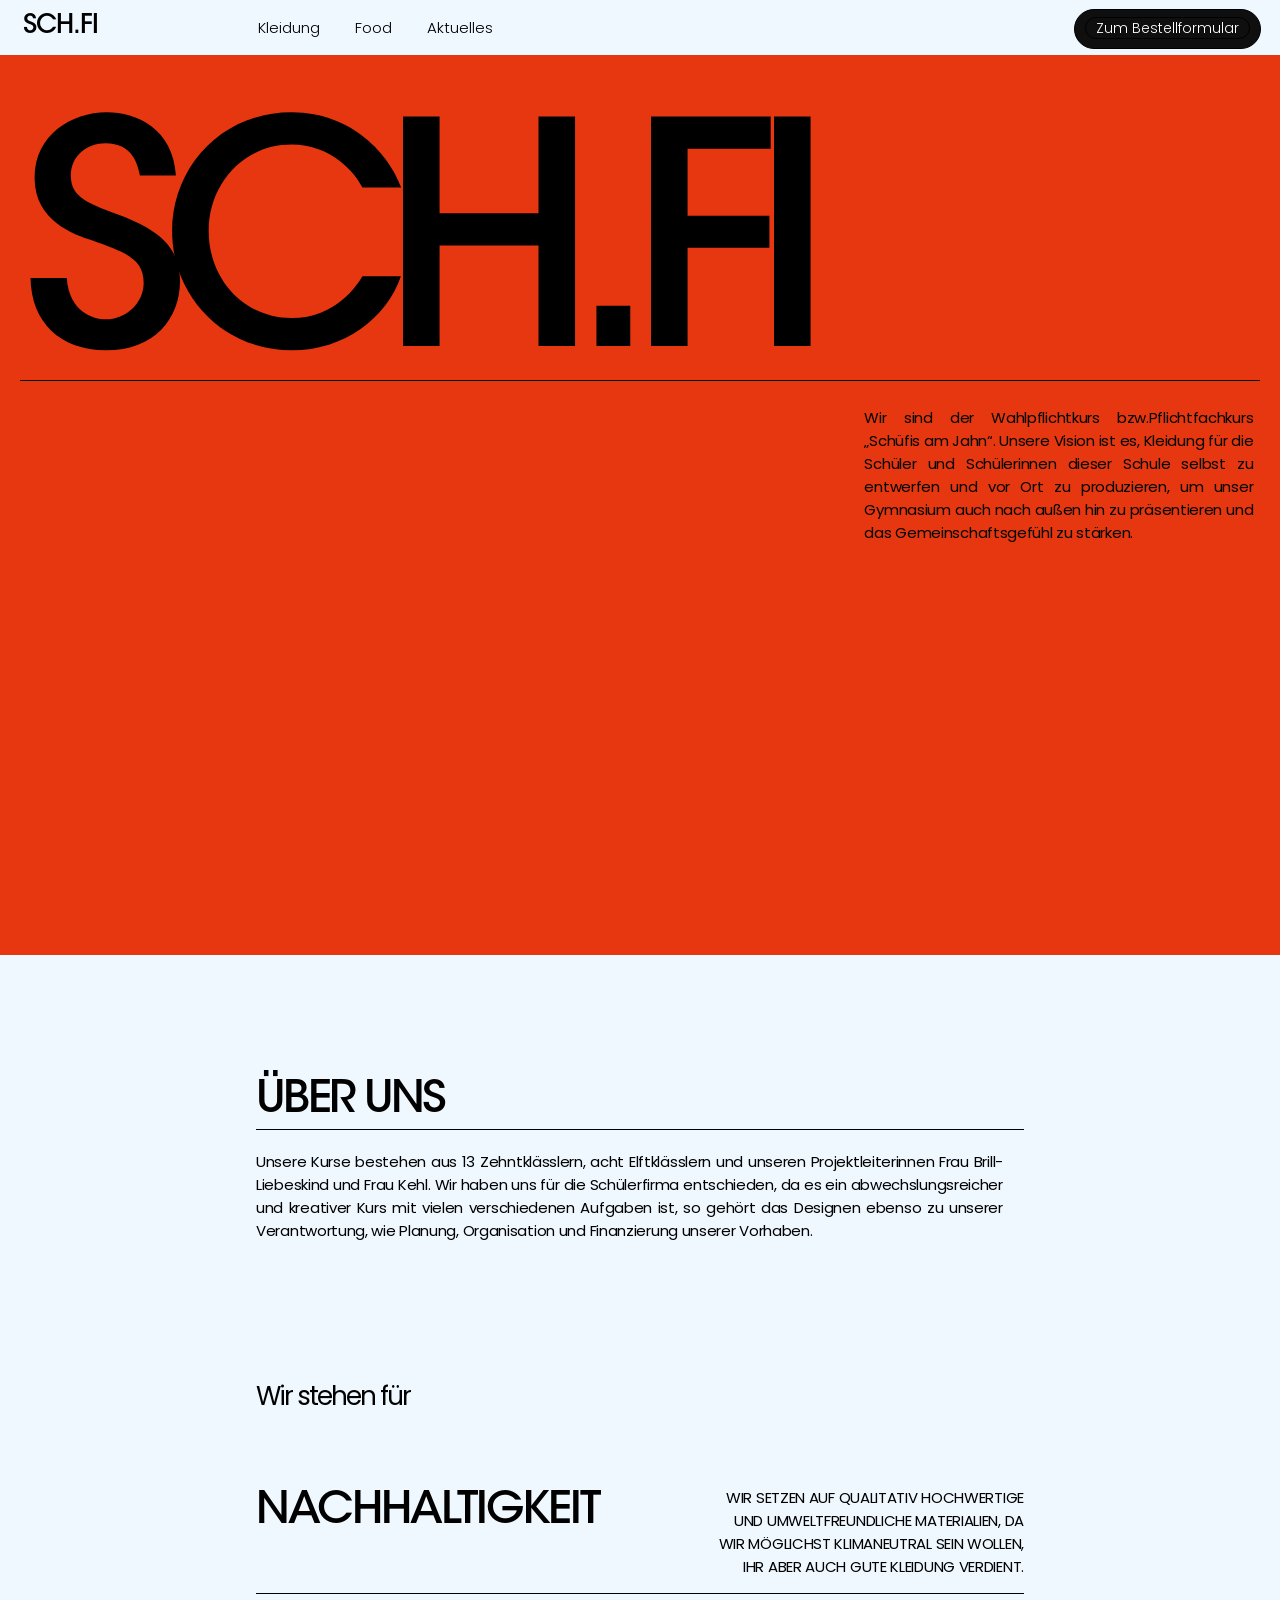
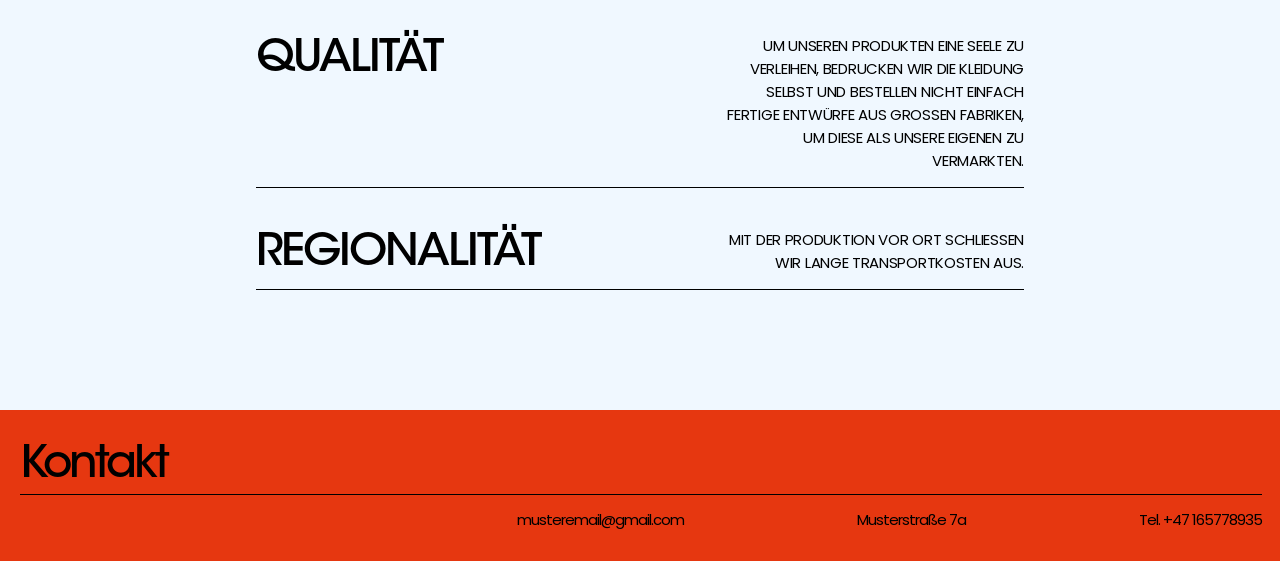
<file: index.html>
<!DOCTYPE html>
<html lang="en">
<head>
    <meta charset="UTF-8">
    <meta name="viewport" content="width=device-width, initial-scale=1.0">
    <title>SCH.FI</title>

    <link rel="preconnect" href="https://fonts.googleapis.com">
    <link rel="preconnect" href="https://fonts.gstatic.com" crossorigin>
    <link href="https://fonts.googleapis.com/css2?family=Climate+Crisis:YEAR@1979&family=MuseoModerno:ital,wght@0,100..900;1,100..900&family=Poppins:ital,wght@0,100;0,200;0,300;0,400;0,500;0,600;0,700;0,800;0,900;1,100;1,200;1,300;1,400;1,500;1,600;1,700;1,800;1,900&family=Righteous&display=swap" rel="stylesheet">


    <link rel="stylesheet" href="./styles.css">
</head>
<body>
    <header class="header">
        <div class="header-wrapper1">
            <div class="header-wrapper2">
                <p class="header-name"><a href="./index.html">SCH.FI</a></p>
                <ul class="header-list">
                    <div class="dropdown header-list-item">
                       <a href="./kleidung.html">Kleidung</a>
                       <div class="dropdown-content">
                        <div class="dropdown-content-item dropdown-content-item1"><a href="./tshirt.html">T-Shirts</a></div>
                        <div  class="dropdown-content-item"><a href="./kapuzenpullover.html">Kapuzenpullover</a></div>
                        <div  class="dropdown-content-item dropdown-content-item3"><a href="./sweatjacket.html">Sweatjacken</a></div>
                       </div>
                    </div>
                    <li><a href="./food.html" class="header-list-item">Food</a></li>
                    <li><a href="./aktuelles.html" class="header-list-item">Aktuelles</a></li>
                </ul>
            </div>
<button class="header-btn" href="https://www.jahngymnasium-greifswald.de/wp-content/uploads/2025/11/Bestellformular-und-Produktkatalog-November-2025-1.pdf" target="_blank"><a href="https://www.jahngymnasium-greifswald.de/wp-content/uploads/2025/11/Bestellformular-und-Produktkatalog-November-2025-1.pdf" target="_blank" class="header-btn">Zum Bestellformular</a></button>        </div>
    </header>
    
    <section class="main">
        <div class="main-div">
            <div class="main-name">SCH.FI</div>        
        </div>
        <div class="main-para-wrapper">
            <div class="main-para">Wir sind der Wahlpflichtkurs bzw.Pflichtfachkurs „Schüfis am Jahn“. Unsere  Vision  ist  es,  Kleidung  für  die  Schüler  und Schülerinnen  dieser  Schule  selbst  zu  entwerfen  und vor  Ort  zu  produzieren,  um  unser  Gymnasium  auch nach außen hin zu präsentieren und das Gemeinschaftsgefühl zu stärken.</div>
        </div>    
    </section>


     <section class="abt">
        <div class="abt-wrapper1">
        <div class="abt-main">ÜBER UNS</div>
        <div class="abt-wrapper2">
            <p class="abt-para">Unsere  Kurse  bestehen  aus  
                13 Zehntklässlern,   acht   Elftklässlern   und   
                unseren Projektleiterinnen   Frau   Brill-Liebeskind
                   und   Frau Kehl. Wir haben uns für die Schülerfirma
                   entschieden, da es  ein abwechslungsreicher  
                   und  kreativer  Kurs  mit vielen  verschiedenen  
                   Aufgaben  ist,  so  gehört  das Designen ebenso 
                   zu unserer Verantwortung, wie Planung, Organisation 
                   und Finanzierung unserer Vorhaben.
                </p>
        </div>
        </div>
    </section>

      <section class="werte">
        <div class="werte-main">Wir stehen für</div>
        <div class="werte-wrapper1">
            <div class="werte-wrapper2">
            <div class="werte-wrapper-item">Nachhaltigkeit
                <p class="werte-wrapper-item-para">Wir  setzen  auf   qualitativ   hochwertige   und   umweltfreundliche Materialien,  da  wir  möglichst  klimaneutral  sein  wollen,  ihr  aber  auch  gute  Kleidung  verdient.</p>
            </div>
            <div class="werte-wrapper-item">Qualität
                <p class="werte-wrapper-item-para">Um  unseren Produkten  eine  Seele  zu  verleihen,  bedrucken  wir  die  Kleidung selbst  und  bestellen  nicht  einfach  fertige  Entwürfe  aus  großen Fabriken, um diese als unsere eigenen zu vermarkten.</p>

            </div>
            <div class="werte-wrapper-item">Regionalität
                <p class="werte-wrapper-item-para">Mit der Produktion vor Ort schließen wir lange Transportkosten aus.</p>
            </div>
            </div>
        </div>
    </section>

    <section class="timeline"></section>

    <section class="danksagung"></section>

    <footer class="footer">
        <div class="footer-wrapper1">
            <div class="footer-wrapper2">
                 Kontakt
            </div>
            <div class="footer-wrapper3">
                <div>
                <div>musteremail@gmail.com</div>
                <div>Musterstraße 7a</div>
                <div>Tel. +47 165778935</div>
                </div>
            </div>
        </div>
    </footer>
</body>
</html>
</file>
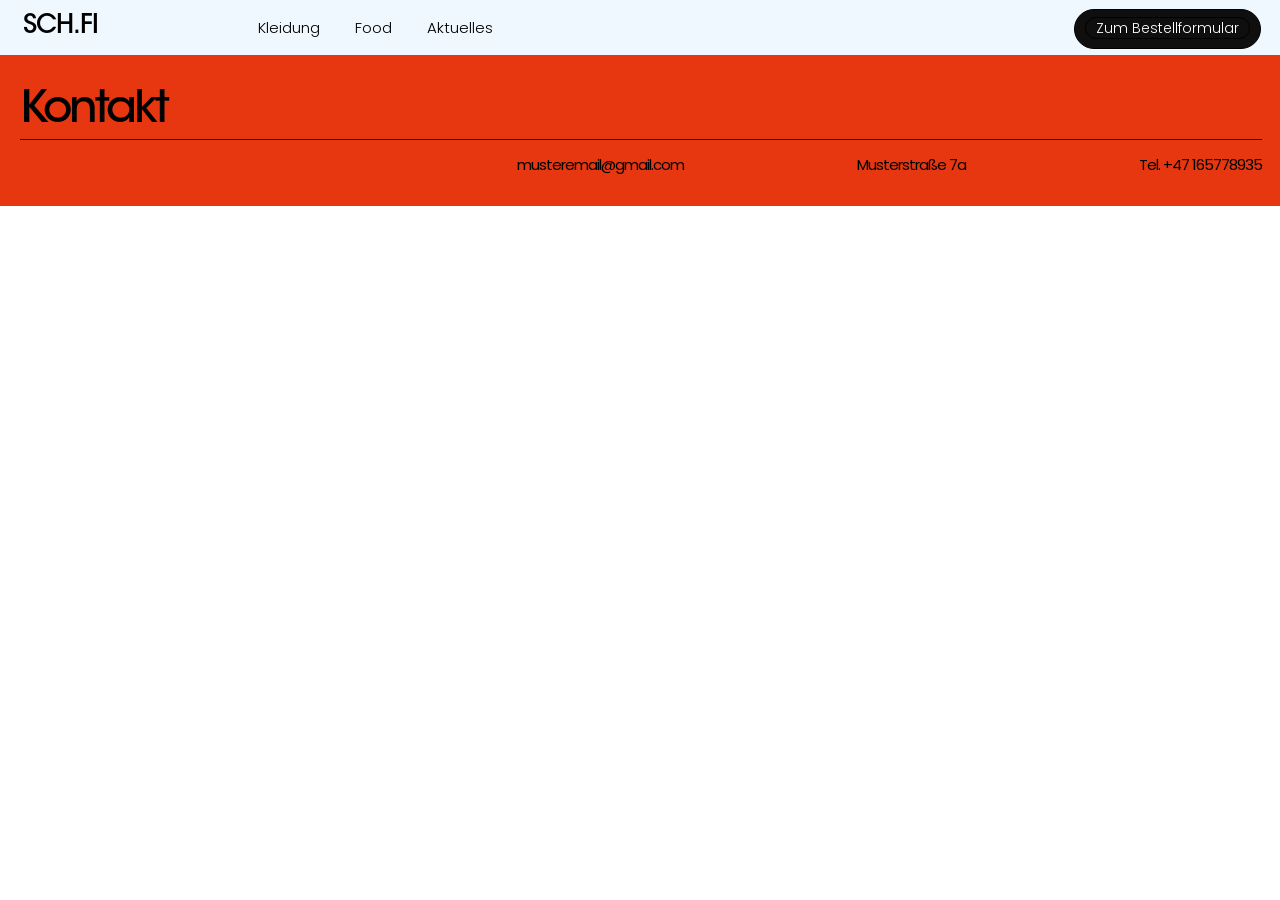
<file: aktuelles.html>
<!DOCTYPE html>
<html lang="en">
<head>
    <meta charset="UTF-8">
    <meta name="viewport" content="width=device-width, initial-scale=1.0">
    <title>AKTUELLES</title>

    <link rel="preconnect" href="https://fonts.googleapis.com">
    <link rel="preconnect" href="https://fonts.gstatic.com" crossorigin>
    <link href="https://fonts.googleapis.com/css2?family=Climate+Crisis:YEAR@1979&family=MuseoModerno:ital,wght@0,100..900;1,100..900&family=Poppins:ital,wght@0,100;0,200;0,300;0,400;0,500;0,600;0,700;0,800;0,900;1,100;1,200;1,300;1,400;1,500;1,600;1,700;1,800;1,900&family=Righteous&display=swap" rel="stylesheet">


    <link rel="stylesheet" href="./styles.css">
</head>
<body>
    <header class="header">
        <div class="header-wrapper1">
            <div class="header-wrapper2">
                <p class="header-name"><a href="./index.html">SCH.FI</a></p>
                 <ul class="header-list">
                    <div class="dropdown header-list-item">
                       <a href="./kleidung.html">Kleidung</a>
                       <div class="dropdown-content">
                        <div class="dropdown-content-item dropdown-content-item1"><a href="./tshirt.html">T-Shirts</a></div>
                        <div  class="dropdown-content-item"><a href="./kapuzenpullover.html">Kapuzenpullover</a></div>
                        <div  class="dropdown-content-item dropdown-content-item3"><a href="./sweatjacket.html">Sweatjacken</a></div>
                       </div>
                    </div>
                    <li><a href="./food.html" class="header-list-item">Food</a></li>
                    <li><a href="./aktuelles.html" class="header-list-item">Aktuelles</a></li>
                </ul>
            </div>
<button class="header-btn" href="https://www.jahngymnasium-greifswald.de/wp-content/uploads/2025/11/Bestellformular-und-Produktkatalog-November-2025-1.pdf" target="_blank"><a href="https://www.jahngymnasium-greifswald.de/wp-content/uploads/2025/11/Bestellformular-und-Produktkatalog-November-2025-1.pdf" target="_blank" class="header-btn">Zum Bestellformular</a></button>        </div>
    </header>
<footer class="footer">
        <div class="footer-wrapper1">
            <div class="footer-wrapper2">
                 Kontakt
            </div>
            <div class="footer-wrapper3">
                <div>
                <div>musteremail@gmail.com</div>
                <div>Musterstraße 7a</div>
                <div>Tel. +47 165778935</div>
                </div>
            </div>
        </div>
    </footer>
</body>
</html>
</file>
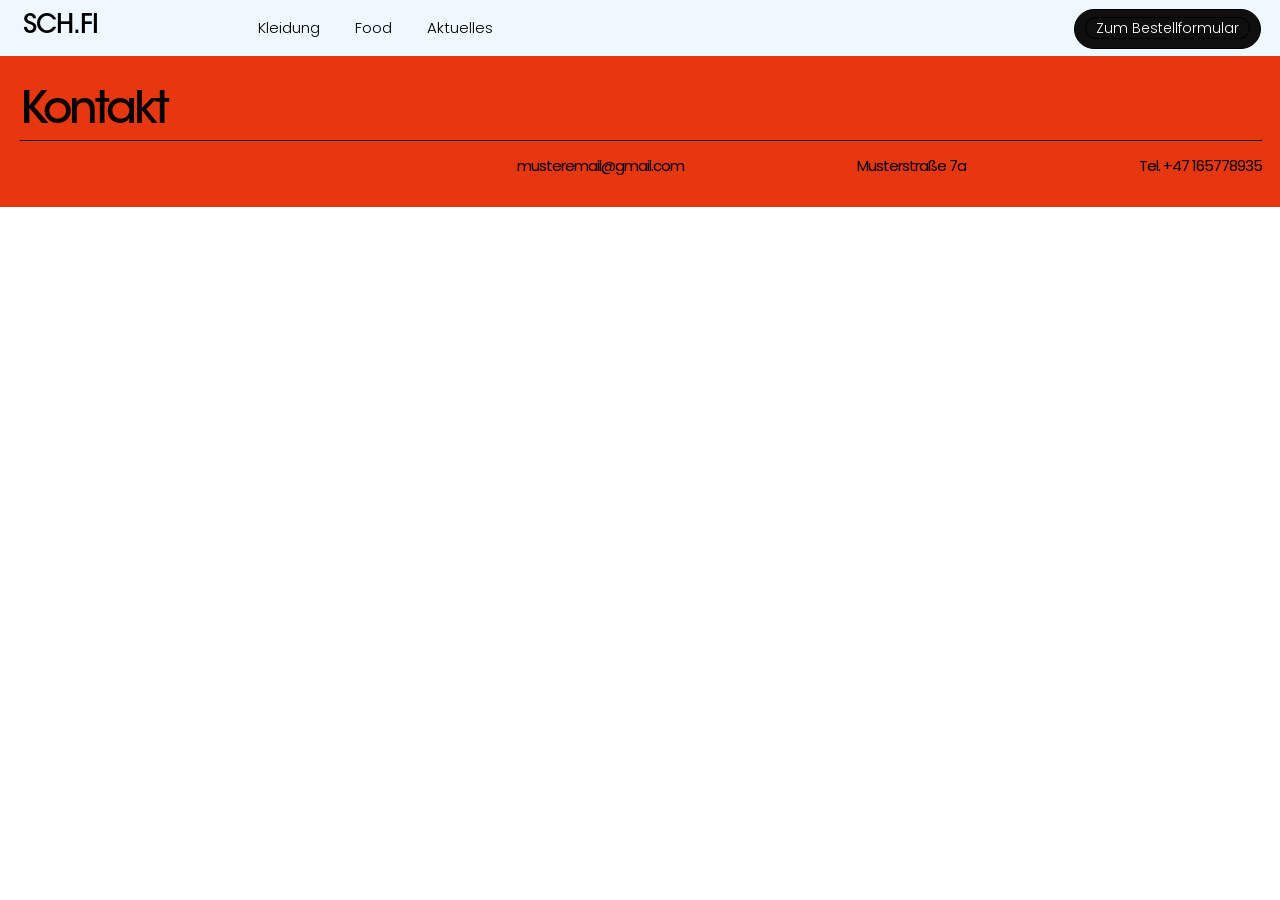
<file: food.html>
<!DOCTYPE html>
<html lang="en">
<head>
    <meta charset="UTF-8">
    <meta name="viewport" content="width=device-width, initial-scale=1.0">
    <title>FOOD</title>

    <link rel="preconnect" href="https://fonts.googleapis.com">
    <link rel="preconnect" href="https://fonts.gstatic.com" crossorigin>
    <link href="https://fonts.googleapis.com/css2?family=Climate+Crisis:YEAR@1979&family=MuseoModerno:ital,wght@0,100..900;1,100..900&family=Poppins:ital,wght@0,100;0,200;0,300;0,400;0,500;0,600;0,700;0,800;0,900;1,100;1,200;1,300;1,400;1,500;1,600;1,700;1,800;1,900&family=Righteous&display=swap" rel="stylesheet">


    <link rel="stylesheet" href="./styles.css">
</head>
<body>
    <header class="header">
        <div class="header-wrapper1">
            <div class="header-wrapper2">
                <p class="header-name"><a href="./index.html">SCH.FI</a></p>
                <ul class="header-list">
                    <div class="dropdown header-list-item">
                       <a href="./kleidung.html">Kleidung</a>
                       <div class="dropdown-content">
                        <div class="dropdown-content-item dropdown-content-item1"><a href="./tshirt.html">T-Shirts</a></div>
                        <div  class="dropdown-content-item"><a href="./kapuzenpullover.html">Kapuzenpullover</a></div>
                        <div  class="dropdown-content-item dropdown-content-item3"><a href="./sweatjacket.html">Sweatjacken</a></div>
                       </div>
                    </div>
                    <li><a href="./food.html" class="header-list-item">Food</a></li>
                    <li><a href="./aktuelles.html" class="header-list-item">Aktuelles</a></li>
                </ul>
            </div>
<button class="header-btn" href="https://www.jahngymnasium-greifswald.de/wp-content/uploads/2025/11/Bestellformular-und-Produktkatalog-November-2025-1.pdf" target="_blank"><a href="https://www.jahngymnasium-greifswald.de/wp-content/uploads/2025/11/Bestellformular-und-Produktkatalog-November-2025-1.pdf" target="_blank" class="header-btn">Zum Bestellformular</a></button>        </div>
    </header>


<footer class="footer footer-tshirt">
        <div class="footer-wrapper1">
            <div class="footer-wrapper2">
                 Kontakt
            </div>
            <div class="footer-wrapper3">
                <div>
                <div>musteremail@gmail.com</div>
                <div>Musterstraße 7a</div>
                <div>Tel. +47 165778935</div>
                </div>
            </div>
        </div>
    </footer>
</body>
</html>
</file>
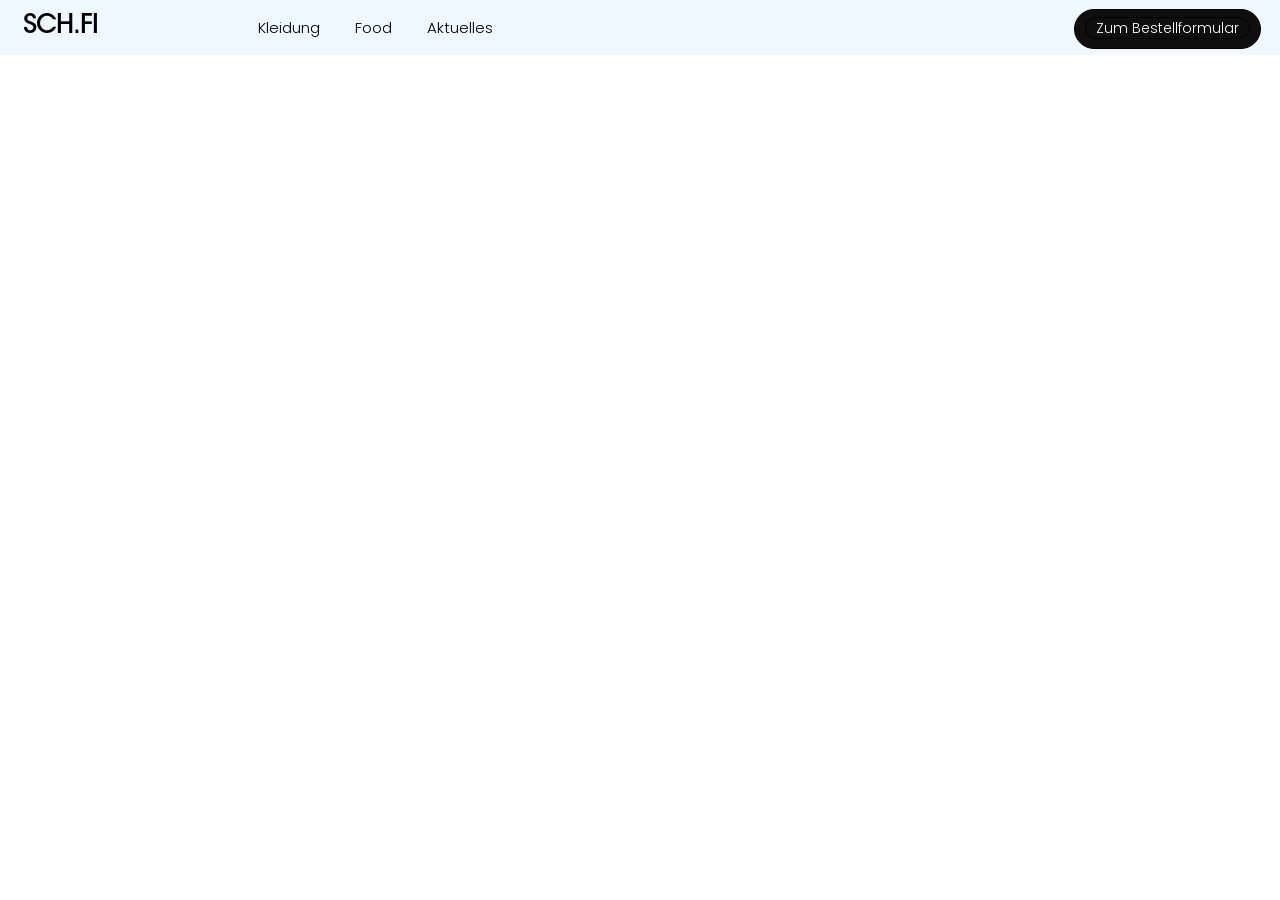
<file: kapuzenpullover.html>
<!DOCTYPE html>
<html lang="en">
<head>
    <meta charset="UTF-8">
    <meta name="viewport" content="width=device-width, initial-scale=1.0">
    <title>Document</title>
        <link rel="preconnect" href="https://fonts.googleapis.com">
    <link rel="preconnect" href="https://fonts.gstatic.com" crossorigin>
    <link href="https://fonts.googleapis.com/css2?family=Climate+Crisis:YEAR@1979&family=MuseoModerno:ital,wght@0,100..900;1,100..900&family=Poppins:ital,wght@0,100;0,200;0,300;0,400;0,500;0,600;0,700;0,800;0,900;1,100;1,200;1,300;1,400;1,500;1,600;1,700;1,800;1,900&family=Righteous&display=swap" rel="stylesheet">


    <link rel="stylesheet" href="./styles.css">
</head>
<body>
    <header class="header">
        <div class="header-wrapper1">
            <div class="header-wrapper2">
                <p class="header-name"><a href="./index.html">SCH.FI</a></p>
                <ul class="header-list">
                    <div class="dropdown header-list-item">
                       <a href="./kleidung.html">Kleidung</a>
                       <div class="dropdown-content">
                        <div class="dropdown-content-item dropdown-content-item1"><a href="">T-Shirts</a></div>
                        <div  class="dropdown-content-item"><a href="">Kapuzenpullover</a></div>
                        <div  class="dropdown-content-item dropdown-content-item3"><a href="">Sweatjacken</a></div>
                       </div>
                    </div>
                    <li><a href="./food.html" class="header-list-item">Food</a></li>
                    <li><a href="./aktuelles.html" class="header-list-item">Aktuelles</a></li>
                </ul>
            </div>
            <button class="header-btn" href="https://www.jahngymnasium-greifswald.de/wp-content/uploads/2025/11/Bestellformular-und-Produktkatalog-November-2025-1.pdf" target="_blank"><a href="https://www.jahngymnasium-greifswald.de/wp-content/uploads/2025/11/Bestellformular-und-Produktkatalog-November-2025-1.pdf" target="_blank" class="header-btn">Zum Bestellformular</a></button>
        </div>
    </header>
</body>
</html>
</file>
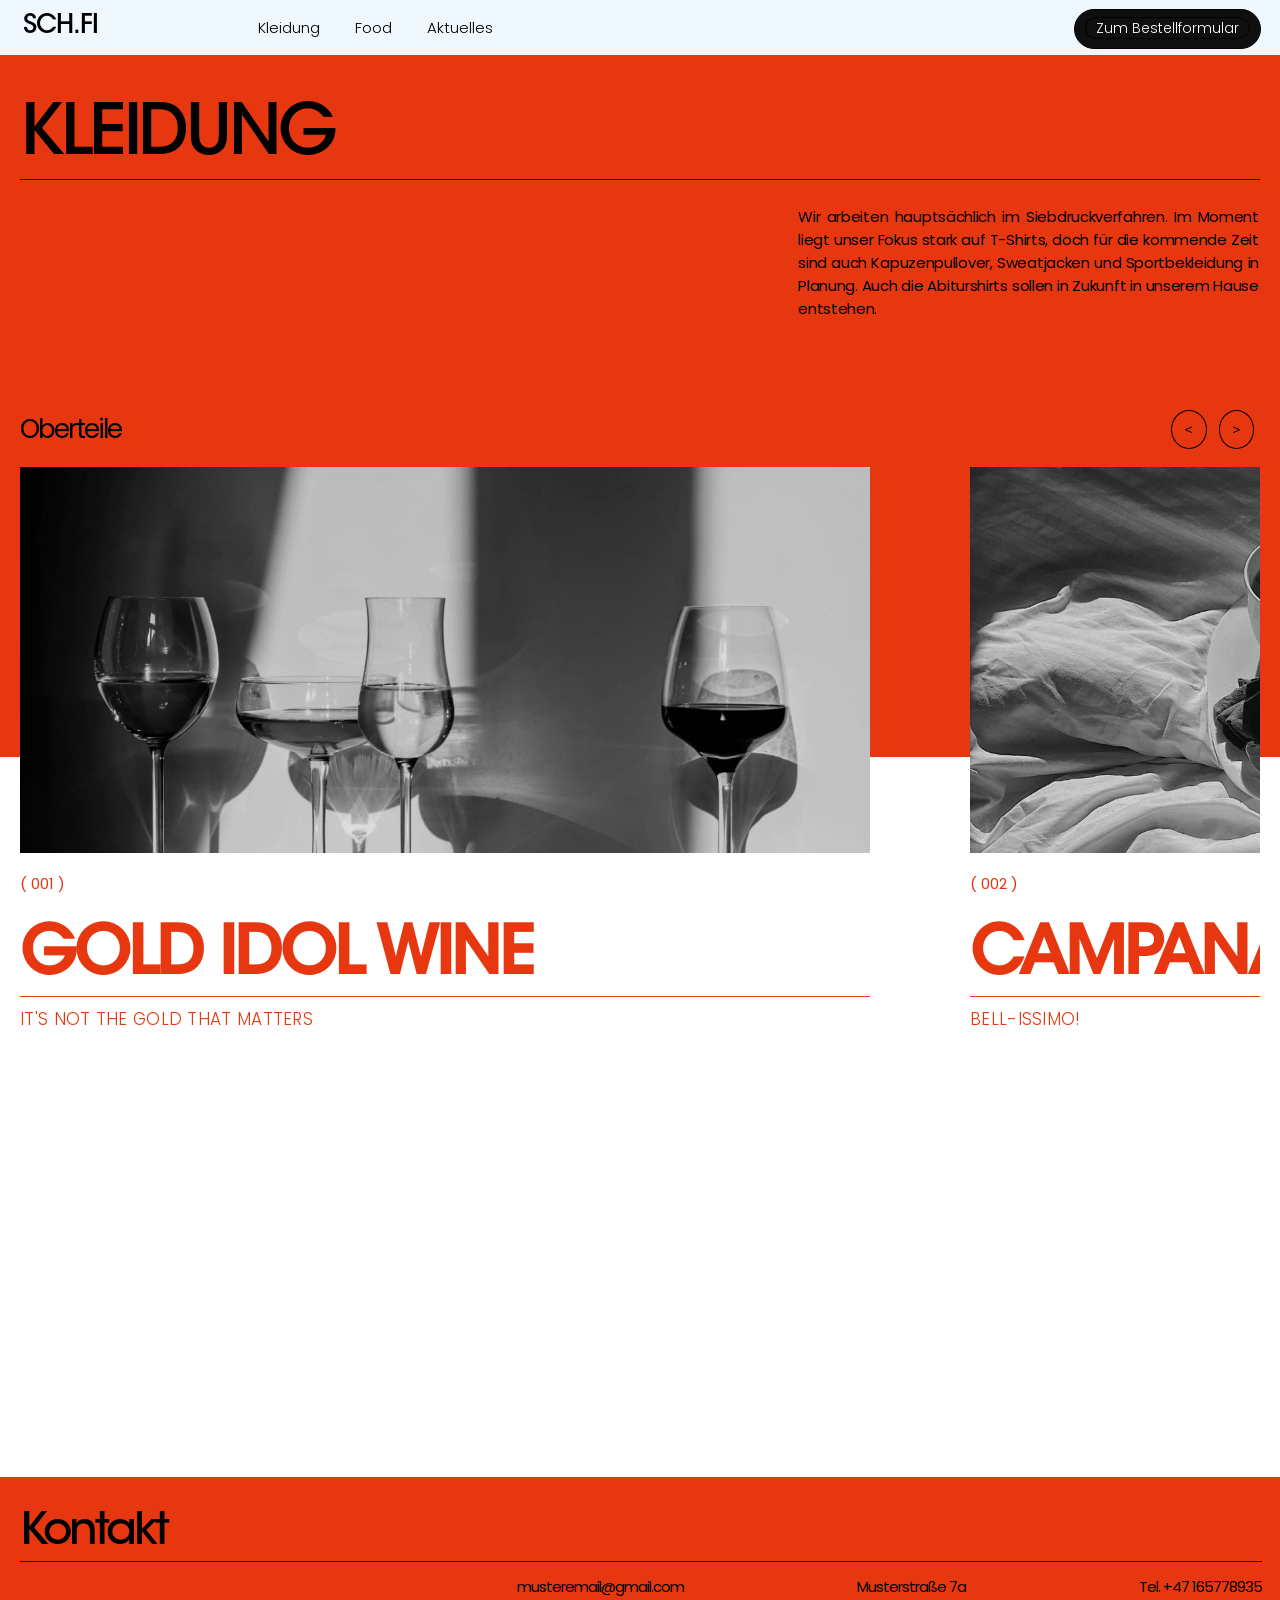
<file: kleidung.html>
<!DOCTYPE html>
<html lang="en">
<head>
    <meta charset="UTF-8">
    <meta name="viewport" content="width=device-width, initial-scale=1.0">
    <title>KLEIDUNG</title>

    <link rel="preconnect" href="https://fonts.googleapis.com">
    <link rel="preconnect" href="https://fonts.gstatic.com" crossorigin>
    <link href="https://fonts.googleapis.com/css2?family=Climate+Crisis:YEAR@1979&family=MuseoModerno:ital,wght@0,100..900;1,100..900&family=Poppins:ital,wght@0,100;0,200;0,300;0,400;0,500;0,600;0,700;0,800;0,900;1,100;1,200;1,300;1,400;1,500;1,600;1,700;1,800;1,900&family=Righteous&display=swap" rel="stylesheet">


    <link rel="stylesheet" href="./styles.css">
</head>
<body>
    <header class="header">
        <div class="header-wrapper1">
            <div class="header-wrapper2">
                <p class="header-name"><a href="./index.html">SCH.FI</a></p>
                <ul class="header-list">
                    <div class="dropdown header-list-item">
                       <a href="./kleidung.html">Kleidung</a>
                       <div class="dropdown-content">
                        <div class="dropdown-content-item dropdown-content-item1"><a href="./tshirt.html">T-Shirts</a></div>
                        <div  class="dropdown-content-item"><a href="./kapuzenpullover.html">Kapuzenpullover</a></div>
                        <div  class="dropdown-content-item dropdown-content-item3"><a href="./sweatjacket.html">Sweatjacken</a></div>
                       </div>
                    </div>
                    <li><a href="./food.html" class="header-list-item">Food</a></li>
                    <li><a href="./aktuelles.html" class="header-list-item">Aktuelles</a></li>
                </ul>
            </div>
            <button class="header-btn" href="https://www.jahngymnasium-greifswald.de/wp-content/uploads/2025/11/Bestellformular-und-Produktkatalog-November-2025-1.pdf" target="_blank"><a href="https://www.jahngymnasium-greifswald.de/wp-content/uploads/2025/11/Bestellformular-und-Produktkatalog-November-2025-1.pdf" target="_blank" class="header-btn">Zum Bestellformular</a></button>
        </div>
    </header>
     <section class="food-main">
        <div class="main-header-wrapper">
            <p class="main-header">KLEIDUNG</p>
        </div>
        <div class="kleidung-para-wrapper">
            <div class="kleidung-main-para">
                Wir  arbeiten  
                hauptsächlich  im  Siebdruckverfahren. Im Moment liegt  
                unser  Fokus  stark  auf  T-Shirts,  doch  für  die  
                kommende  Zeit sind  auch Kapuzenpullover,  Sweatjacken  
                und  Sportbekleidung  in Planung. Auch die Abiturshirts 
                sollen in Zukunft in unserem Hause entstehen.
            </div>
        </div>
        

        <div class="kleidung-wrapper">

         <div class="work-btn-wrapper1">
            <div class="kleidung-oberteile">Oberteile</div>
            <div class="work-btn-wrapper2">
            <button class="work-btn1"><</button>
            <button class="work-btn2">></button>
            </div>
        </div>
        <ul class="work-list">
            
            <li class="work-list-item">
                <img src="./img/wine.png" alt="" class="work-img">
                <div class="work-list-item-div1">
                    <p class="work-list-item-number">( 001 )</p>
                    <div class="work-list-item-div2">
                        <p class="work-list-item-name">Gold idol wine</p>
                    </div>
                    <p class="work-list-item-para">It's not the gold that matters</p>
                </div>
            </li>  

             <li class="work-list-item">
                <img src="./img/WhatsApp Image 2026-02-22 at 15.18.39.jpeg" alt="" class="work-img">
                <div class="work-list-item-div1">
                    <p class="work-list-item-number">( 002 )</p>
                    <div class="work-list-item-div2">
                        <p class="work-list-item-name">Campana coffee</p>
                    </div>
                    <p class="work-list-item-para">Bell-issimo!</p>
                </div>
            </li>
            
            <li class="work-list-item">
                <img src="./img/btn.png" alt="" class="work-img">
                <div class="work-list-item-div1">
                    <p class="work-list-item-number">( 003 )</p>
                    <div class="work-list-item-div2">
                        <p class="work-list-item-name">Studio Sarcoma</p>
                    </div>
                    <p class="work-list-item-para">From Brussels with love</p>
                </div>
            </li>

        </ul>
        </div>
    </section>


<footer class="footer footer-kleidung">
        <div class="footer-wrapper1">
            <div class="footer-wrapper2">
                 Kontakt
            </div>
            <div class="footer-wrapper3">
                <div>
                <div>musteremail@gmail.com</div>
                <div>Musterstraße 7a</div>
                <div>Tel. +47 165778935</div>
                </div>
            </div>
        </div>
</footer>


<script>
const list = document.querySelector('.work-list');
const btnLeft = document.querySelector('.work-btn1');
const btnRight = document.querySelector('.work-btn2');

const scrollAmount = 600;

btnLeft.addEventListener('click', () => {
  list.scrollBy({ left: -scrollAmount, behavior: 'smooth' });
});

btnRight.addEventListener('click', () => {
  list.scrollBy({ left: scrollAmount, behavior: 'smooth' });
});
</script>


</body>
</html>
</file>
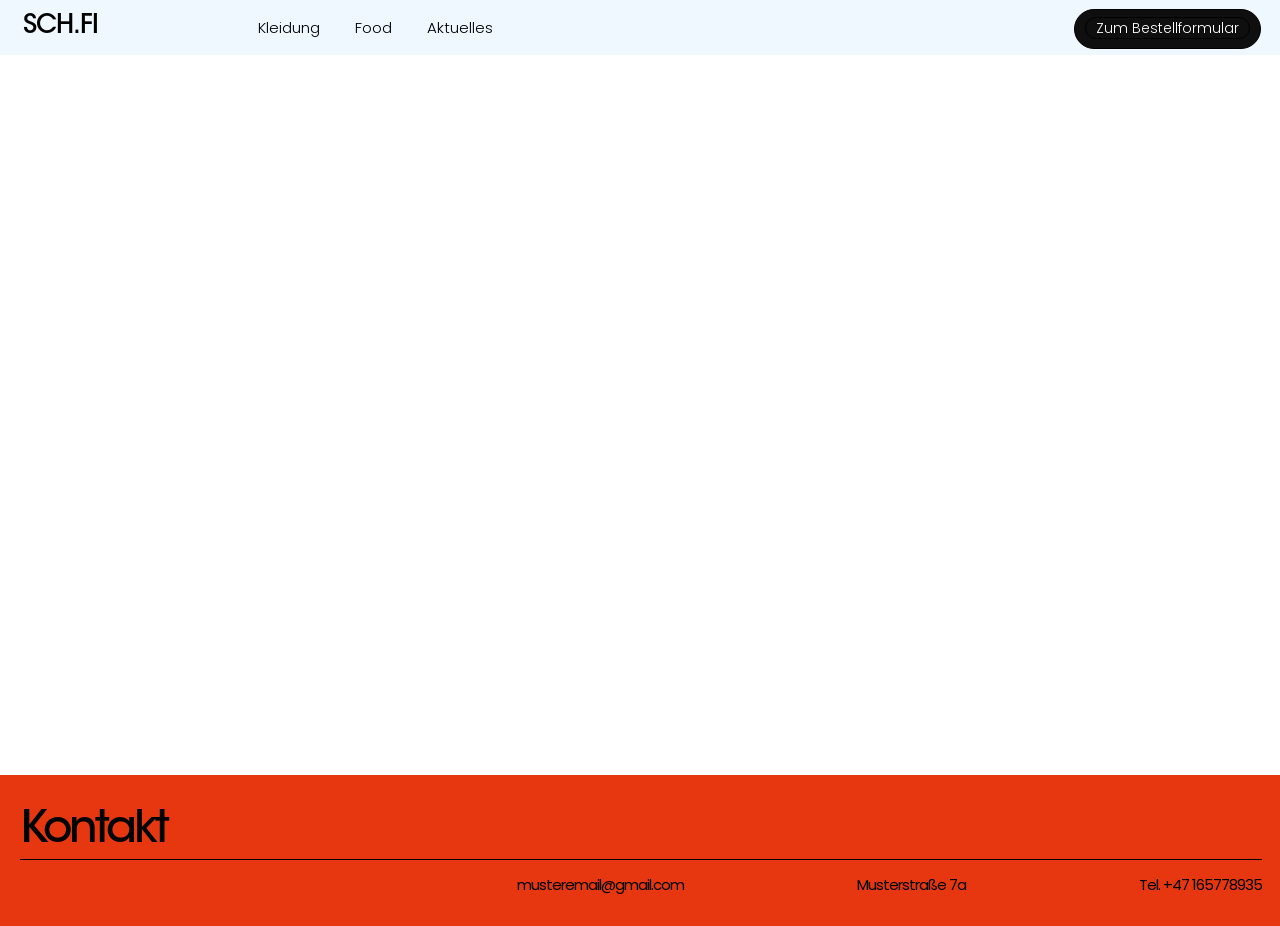
<file: sweatjacket.html>
<!DOCTYPE html>
<html lang="en">
<head>
    <meta charset="UTF-8">
    <meta name="viewport" content="width=device-width, initial-scale=1.0">
    <title>Document</title>
        <link rel="preconnect" href="https://fonts.googleapis.com">
    <link rel="preconnect" href="https://fonts.gstatic.com" crossorigin>
    <link href="https://fonts.googleapis.com/css2?family=Climate+Crisis:YEAR@1979&family=MuseoModerno:ital,wght@0,100..900;1,100..900&family=Poppins:ital,wght@0,100;0,200;0,300;0,400;0,500;0,600;0,700;0,800;0,900;1,100;1,200;1,300;1,400;1,500;1,600;1,700;1,800;1,900&family=Righteous&display=swap" rel="stylesheet">


    <link rel="stylesheet" href="./styles.css">
</head>
<body>
    <header class="header">
        <div class="header-wrapper1">
            <div class="header-wrapper2">
                <p class="header-name"><a href="./index.html">SCH.FI</a></p>
                <ul class="header-list">
                    <div class="dropdown header-list-item">
                       <a href="./kleidung.html">Kleidung</a>
                       <div class="dropdown-content">
                        <div class="dropdown-content-item dropdown-content-item1"><a href="./tshirt.html">T-Shirts</a></div>
                        <div  class="dropdown-content-item"><a href="./kapuzenpullover.html">Kapuzenpullover</a></div>
                        <div  class="dropdown-content-item dropdown-content-item3"><a href="./sweatjacket.html">Sweatjacken</a></div>
                       </div>
                    </div>
                    <li><a href="./food.html" class="header-list-item">Food</a></li>
                    <li><a href="./aktuelles.html" class="header-list-item">Aktuelles</a></li>
                </ul>
            </div>
            <button class="header-btn" href="https://www.jahngymnasium-greifswald.de/wp-content/uploads/2025/11/Bestellformular-und-Produktkatalog-November-2025-1.pdf" target="_blank"><a href="https://www.jahngymnasium-greifswald.de/wp-content/uploads/2025/11/Bestellformular-und-Produktkatalog-November-2025-1.pdf" target="_blank" class="header-btn">Zum Bestellformular</a></button>
        </div>
    </header>

    <footer class="footer footer-kleidung">
        <div class="footer-wrapper1">
            <div class="footer-wrapper2">
                 Kontakt
            </div>
            <div class="footer-wrapper3">
                <div>
                <div>musteremail@gmail.com</div>
                <div>Musterstraße 7a</div>
                <div>Tel. +47 165778935</div>
                </div>
            </div>
        </div>
</footer>
</body>
</html>
</file>
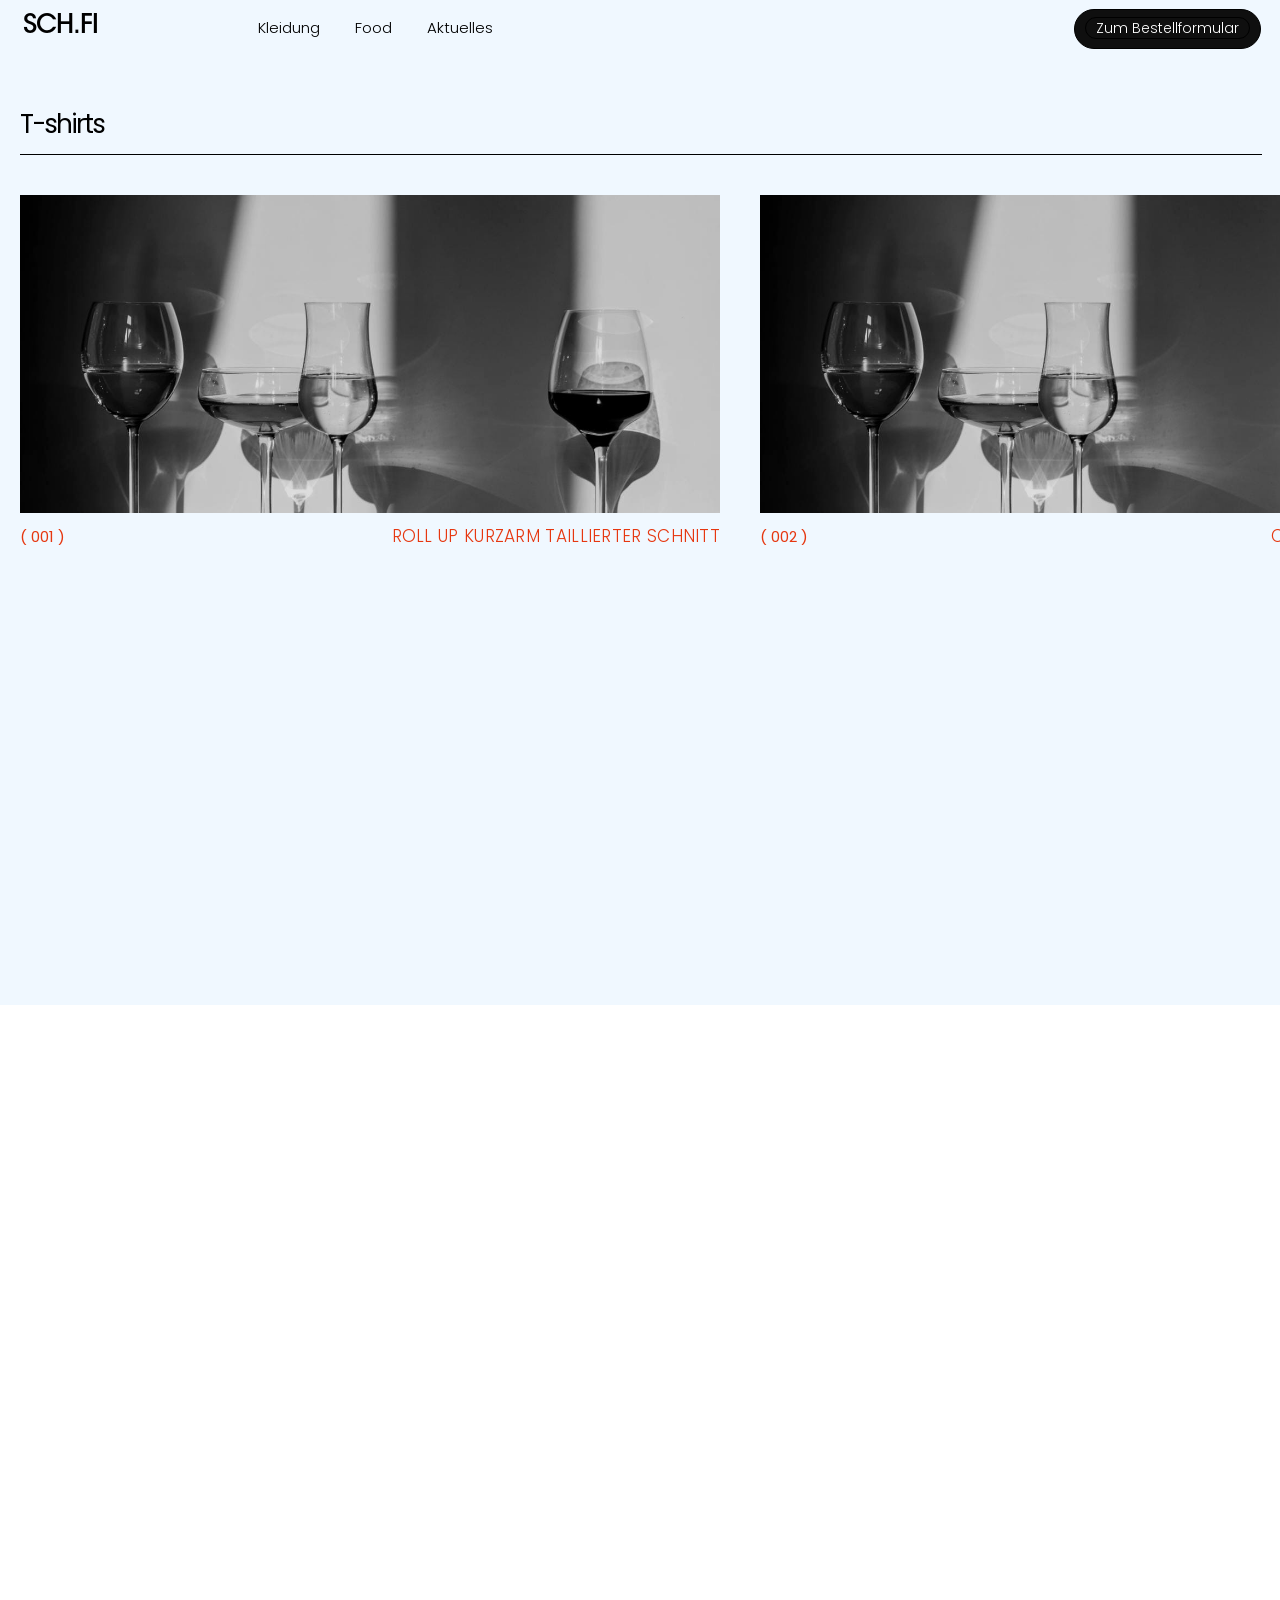
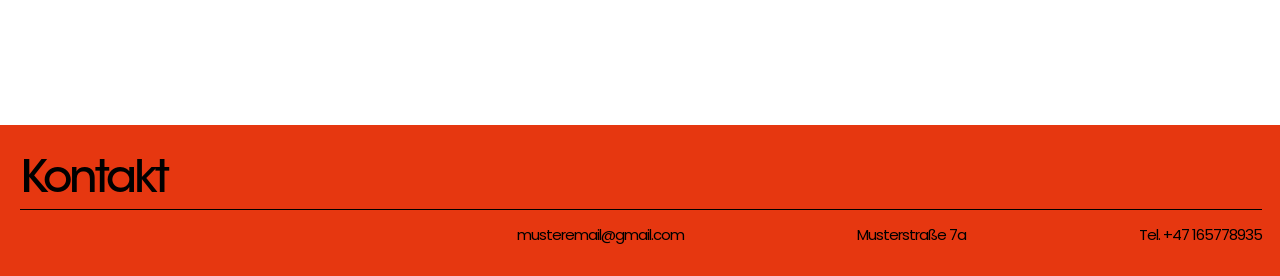
<file: tshirt.html>
<!DOCTYPE html>
<html lang="en">
<head>
    <meta charset="UTF-8">
    <meta name="viewport" content="width=device-width, initial-scale=1.0">
    <title>Document</title>
        <link rel="preconnect" href="https://fonts.googleapis.com">
    <link rel="preconnect" href="https://fonts.gstatic.com" crossorigin>
    <link href="https://fonts.googleapis.com/css2?family=Climate+Crisis:YEAR@1979&family=MuseoModerno:ital,wght@0,100..900;1,100..900&family=Poppins:ital,wght@0,100;0,200;0,300;0,400;0,500;0,600;0,700;0,800;0,900;1,100;1,200;1,300;1,400;1,500;1,600;1,700;1,800;1,900&family=Righteous&display=swap" rel="stylesheet">


    <link rel="stylesheet" href="./styles.css">
</head>
<body>
    <header class="header">
        <div class="header-wrapper1">
            <div class="header-wrapper2">
                <p class="header-name"><a href="./index.html">SCH.FI</a></p>
                <ul class="header-list">
                    <div class="dropdown header-list-item">
                       <a href="./kleidung.html">Kleidung</a>
                       <div class="dropdown-content">
                        <div class="dropdown-content-item dropdown-content-item1"><a href="./tshirt.html">T-Shirts</a></div>
                        <div  class="dropdown-content-item"><a href="./kapuzenpullover.html">Kapuzenpullover</a></div>
                        <div  class="dropdown-content-item dropdown-content-item3"><a href="./sweatjacket.html">Sweatjacken</a></div>
                       </div>
                    </div>
                    <li><a href="./food.html" class="header-list-item">Food</a></li>
                    <li><a href="./aktuelles.html" class="header-list-item">Aktuelles</a></li>
                </ul>
            </div>
            <button class="header-btn" href="https://www.jahngymnasium-greifswald.de/wp-content/uploads/2025/11/Bestellformular-und-Produktkatalog-November-2025-1.pdf" target="_blank"><a href="https://www.jahngymnasium-greifswald.de/wp-content/uploads/2025/11/Bestellformular-und-Produktkatalog-November-2025-1.pdf" target="_blank" class="header-btn">Zum Bestellformular</a></button>
        </div>
    </header>


    <section class="tshirt">
        <div class="tshirt-main-wrapper">
            T-shirts
        </div>


    <div class="product-list">
        <div class="tshirt-wrapper2">
        <div class="tshirt-wrapper2-item">
            <img src="./img/wine.png" alt="" class="tshirt-img">
                <div class="tshirt-wrapper3">
                    <div class="work-list-item-number">( 001 )</div>
                    <div class="tshirt-wrapper3-para">Roll Up kurzarm taillierter Schnitt</div>
                </div> 
        </div>
        </div>

        <div class="tshirt-wrapper2">
        <div class="tshirt-wrapper2-item">
            <img src="./img/wine.png" alt="" class="tshirt-img">
                <div class="tshirt-wrapper3">
                    <div class="work-list-item-number">( 002 )</div>
                    <div class="tshirt-wrapper3-para">Classic POLO Damen</div>
                </div> 
        </div>
        </div>

        <div class="tshirt-wrapper2">
        <div class="tshirt-wrapper2-item">
            <img src="./img/wine.png" alt="" class="tshirt-img">
                <div class="tshirt-wrapper3">
                    <div class="work-list-item-number">( 003 )</div>
                    <div class="tshirt-wrapper3-para">V-neck</div>
                </div> 
        </div>
        </div>
        </div>
    </section>
    
    <footer class="footer footer-kleidung">
        <div class="footer-wrapper1">
            <div class="footer-wrapper2">
                 Kontakt
            </div>
            <div class="footer-wrapper3">
                <div>
                <div>musteremail@gmail.com</div>
                <div>Musterstraße 7a</div>
                <div>Tel. +47 165778935</div>
                </div>
            </div>
        </div>
</footer>
</body>
</html>
</file>
<file: styles.css>
*{
    text-decoration: none;
    list-style: none;
    border-style: none;
    color: black;
}


@font-face {
  font-family: 'main';
  src: url('./fonts/ITC\ Avant\ Garde\ Gothic\ Bold.otf') format('opentype');
  font-weight: normal;
  font-style: normal;
}

@font-face {
  font-family: 'mainlight';
  src: url('./fonts/ITC\ Avant\ Garde\ Gothic\ Std\ Medium.otf') format('opentype');
  font-weight: normal;
  font-style: normal;
}


html{
    overflow-x: hidden;
  overflow-y: scroll;
  scrollbar-color: rgb(73, 73, 73) rgb(0, 0, 0);
  scrollbar-width: 30px;
}

body {
  font-family: 'MyFont', sans-serif;
  margin: 0 auto;
}

.header{
   width: 100vw;
   background-color:/*  rgb(232, 232, 232) */ aliceblue;
   margin-top:0px;
   padding-left: 23px;
}

.header-wrapper1{
   width: 96.7%;
   display: flex;
   justify-content: space-between;
}

.header-wrapper2{
   width: 38%;
   height: 100%;
   display: flex;
   justify-content: space-between;
   align-items: center;
}

.header-name{
    font-family: 'mainlight', sans-serif;
    font-size: 26px;
    font-weight: 200;
    margin-top: 0px;
    margin-bottom: 0px;
    letter-spacing: -1px;
}

.header-list{
    width: 50%;
    display: flex;
    justify-content: space-between;
}

.header-list-item{
    font-family: Poppins;
    font-weight: 300;
    font-size: 15px;
}

.header-btn{
    font-family: Poppins;
    font-weight: 300;
    font-size: 14px;
    color: white;
    background-color: rgb(15, 15, 15);
    border-radius: 27px;
    padding-left: 10px;
    padding-right: 10px;
    margin-top: 8.7px;
    padding-top: 0px;
    padding-bottom: 0px;
    height: 40px;
    border: 1px solid black;
    
}

.main{
    background-color: rgb(230, 55, 16) /* rgb(122, 199, 21) */ /* rgb(88, 68, 241) */;
    width: 100vw;
    height: 100vh;
}

.main-name{
    font-family: 'mainlight', sans-serif;
    margin-top: 0px;
    font-size: 310px;
    letter-spacing: -30px;
    margin-bottom: 0px;
    padding-bottom: 0px;
    line-height: 50%;
}

.main-div{
    border-bottom: 1px solid black;
    display: flex;
    align-items: end;
    justify-content: space-between;
    margin-left: 20px;
    margin-right: 20px;
    gap: 100px;
    padding-top: 140px;
    padding-bottom: 30px;
}

.main-para-wrapper{
    margin-left: 20px;
    margin-right: 20px;
    width: 98%;
    display: flex;
    justify-content: end;

}

.main-para{
    font-size: 15px;
    letter-spacing: -0.3px;
    font-family: poppins;
    width: 31%;
    padding-right: 21.1px;
    padding-top: 25px;
    text-align: justify;
}

.abt{
    background-color: aliceblue;
    padding: 120px 20px;
    display: flex;
    justify-content: center;
}

.abt-wrapper1{
    width: 60vw;
}

.abt-wrapper2{
    display: flex;
    width: 100%;
    justify-content: end;
}
.abt-main{
    font-family: 'mainlight';
    font-size: 45px;
    letter-spacing: -2.7px;
    border-bottom: 1px solid black;
}

.abt-para{
    font-size: 15px;
    letter-spacing: -0.3px;
    font-family: poppins;
    width:100%;
    padding-right: 21.1px;
    padding-top: 5px;
    text-align: justify;
}


.werte{
   background-color: aliceblue;
   width: 100vw;
   display: flex;
   justify-content: center;
   flex-direction: column;
   padding-bottom: 120px;
}

.werte-main{
    font-family: poppins;
    font-size: 26px;
    letter-spacing: -2px;
    width: 100%;
    margin-left: 20vw;

}

.werte-wrapper1{
    width: 100%;
    display: flex;
    justify-content: center;
    flex-direction: column;
    margin-top: 30px;
}

.werte-wrapper2{
    display: flex;
    margin-left: 20vw;
    margin-right: 20vw;
    flex-direction: column;
}

.werte-wrapper-item{
    font-family: 'mainlight';
    font-size: 45px;
    border-bottom: 1px solid black;
    letter-spacing: -2px;
    display: flex;
    justify-content: space-between;
    align-items: start;
    margin-top: 40px;
    text-transform: uppercase;
}

.werte-wrapper-item-para{
    font-size: 15px;
    letter-spacing: -0.3px;
    font-family: poppins;
    width: 40%;
    text-align: end;
    margin-top: 0px;
}

.food-main{
    background-color: rgb(230, 55, 16);
    height: 78vh;
    width: 100vw;
}

.main-header-wrapper{
    width: 100vw;
    height: fit-content;
    display: flex;
    align-items: start;
    justify-content: start;
}

.main-header{
    font-family: 'mainlight';
    font-size: 70px;
    letter-spacing: -3.4px;
    margin-top: 0px;
    margin-bottom: 0px;
    margin-left: 20px;
    margin-right: 20px;
    padding-top: 40px;
    width: 100%;
    border-bottom: 1px solid black;
}


.kleidung-para-wrapper{
    width: 100vw;
    display: flex;
    justify-content: end;
}

.kleidung-main-para{
     font-size: 15px;
    letter-spacing: -0.3px;
    font-family: poppins;
    width: 36%;
    padding-right: 21.1px;
    padding-top: 25px;
    text-align: justify;
}

.kleidung-wrapper{
    margin-top: 90px;
}

.kleidung-oberteile{
    font-family: poppins;
    font-size: 26px;
    letter-spacing: -2px;
    width: 100%;
    margin-left: 20px;
    height: fit-content;
}

.work{
    width: 100vw;
    height: 80vh;
    background-color: rgb(255, 51, 0);
}

.work-list{
    margin-left: 0px;
    padding-left: 30px;
    margin-top: 18px;
    height: fit-content;
    margin-bottom: 180px;
    overflow-x: scroll;
    display: flex;
    gap: 100px;
      display: flex;
  overflow-x: auto;
  scroll-snap-type: x mandatory;
    scrollbar-width: none;
    margin-left: 20px;
    margin-right: 20px;

}

.work-list-item{
    width: fit-content;
      flex-shrink: 0;
  scroll-snap-align: start;
}


.work-text-wrapper{
    width: 100vw;
    display: flex;
    justify-content: center;
}


.work-small{
    width:96vw;
    border-bottom: 1px solid antiquewhite;
    margin: 0px;
    font-weight: 300;
    font-family: 'mainlight';
    font-size: 29px;
    color: antiquewhite;
    padding-bottom: 12px;
}

.work-overpara{
    font-weight: 900;
    font-family: 'mainlight';
    color: antiquewhite;
    font-size: 60px;
    line-height: 97%;
    text-transform: uppercase;
    padding-top: 16px;
    margin: 0px;
}

.work-btn-wrapper1{
    width: 98vw;
    display: flex;
    justify-content: flex-end;
}

.work-btn-wrapper2{
    width: 120px;
    display: flex;
    justify-content: flex-end;
}

.work-btn1{
    border: 1px solid rgb(0, 0, 0);
    background-color: rgba(255, 228, 196, 0);
    border-radius: 50%;
    color: rgb(0, 0, 0);
    padding: 9px 13px;
}

.work-btn2{
    border: 1px solid rgb(0, 0, 0);
    background-color: rgb(230, 55, 16);
    border-radius: 50%;
    color: rgb(0, 0, 0);
    padding: 9px 13px;
    margin-left: 12px;
}



.work-list-item-number{
    font-family: poppins;
    font-size: 15px;
    color: rgb(230, 55, 16);
}


.work-list-item-name{
 font-weight: 900;
    font-family: 'mainlight';
    color:rgb(230, 55, 16);
    font-size: 66px;
    line-height: 97%;
    text-transform: uppercase;
    padding-top: 16px;
    margin: 0px;
    padding-bottom: 5px;
    letter-spacing: -2px;
}


.work-list-item-para{
    font-size: 17px;
   font-family: poppins;
   margin-top: 0px;
   font-weight: 300;
   padding-top: 9px;
   letter-spacing: 0.3px;
   color: rgb(230, 55, 16);
   text-transform: uppercase;
}

.work-img{
    width: 850px;
}

.work-list-item-div2{
    border-bottom: 1px solid rgb(230, 55, 16);
}


.footer{
    width: 100vw;
    height: fit-content;
    background-color: rgb(230, 55, 16);
}

.footer-kleidung{
    margin-top: 80vh;
}

.footer-tshirt{
    margin-top: 0vh;
}


.footer-wrapper1{
    width: 98%;
    padding-top: 30px;
    padding-bottom: 30px;
}
.footer-wrapper2{
    width: 99%;
    margin-left: 20px;
    margin-right: 40px;
    font-family: 'mainlight';
    font-size: 45px;
    letter-spacing: -3px;
    border-bottom: 1px solid black;
}

.footer-wrapper3{
    width: 99%;
    margin-left: 20px;
    margin-right: 30px;
     font-family: poppins;
    font-size: 15px;
    letter-spacing: -1px;
    display: flex;
    justify-content: end;
}

.footer-wrapper3>div{
    width: 60%;
    display: flex;
    margin-top: 13px;
    justify-content: space-between;
}

.dropdown {
  position: relative;
}

.dropdown-content {
  display: none;
  position: absolute;
  background-color: aliceblue;
  min-width: 130px;
  box-shadow: 0px 8px 16px 0px rgba(0,0,0,0.2);
  padding: 12px 16px;
}



.dropdown:hover .dropdown-content {
  display: block;
}

.dropdown-content-item{
    border-bottom: 1px solid black;
    margin-bottom: 20px;
    padding-bottom: 7px;
}
.dropdown-content-item1{
    margin-top: 10px;
}

.dropdown-content-item3{
    margin-bottom: 3px;
}


.tshirt{
    background-color: aliceblue;
    width: 100vw;
    height: 100vh;
    padding-top: 50px;
}

.tshirt-main-wrapper{
    font-family: poppins;
    font-size: 26px;
    letter-spacing: -2px;
    width: 97%;
    margin-left: 20px;
    margin-right: 80px;
    padding-bottom: 10px;
    height: fit-content;
    border-bottom: 1px solid black;
}

.tshirt-wrapper2{
    margin-top: 40px;
}

.product-list{
    display: flex;
    gap: 40px;
    margin-right: 20px;
    margin-left: 20px;
}


.tshirt-img{
    width: 700px;
}

.tshirt-wrapper2{
    width: 700px;
}
.tshirt-wrapper2-item{
    display: flex;
     flex-direction: column;
}

.tshirt-wrapper3{
    width: 100%;
    padding-top: 10px;
    display: flex;
    align-items: center;
    justify-content: space-between;
}

.tshirt-wrapper3-para{
    font-size: 17px;
   font-family: poppins;
   margin-top: 0px;
   font-weight: 300;
   letter-spacing: 0.3px;
   color: rgb(230, 55, 16);
   text-transform: uppercase;
}

.footer-tshirt{
    margin-top: 1px;
}
</file>
